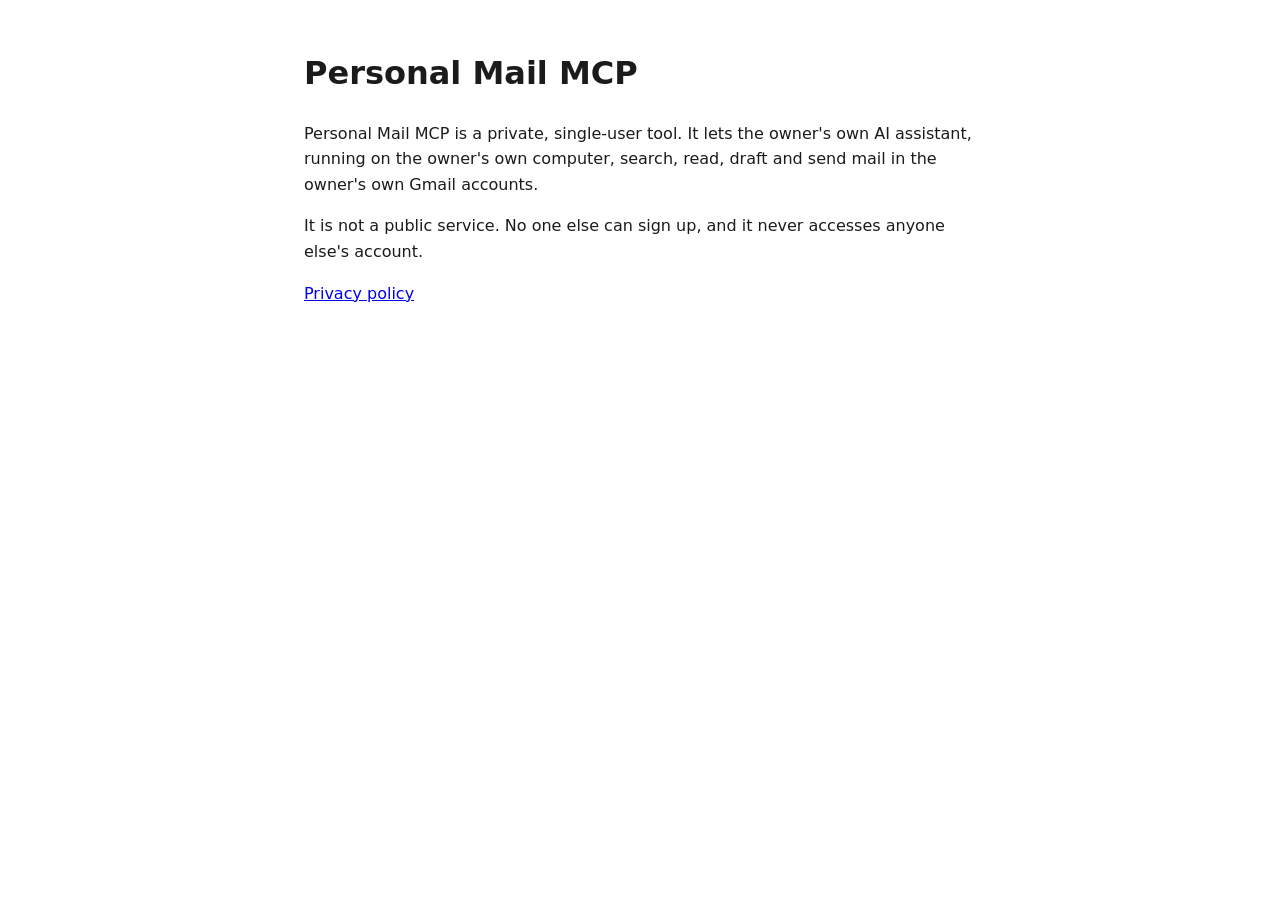
<file: index.html>
<!doctype html>
<html lang="en">
<head>
<meta charset="utf-8">
<meta name="viewport" content="width=device-width, initial-scale=1">
<title>Personal Mail MCP</title>
<style>
  body { font: 16px/1.6 system-ui, sans-serif; max-width: 42rem; margin: 3rem auto; padding: 0 1rem; color: #1b1b1b; background: #fff; }
  @media (prefers-color-scheme: dark) { body { color: #e8e8e8; background: #141414; } a { color: #8ab4f8; } }
</style>
</head>
<body>
<h1>Personal Mail MCP</h1>
<p>Personal Mail MCP is a private, single-user tool. It lets the owner's own AI assistant,
running on the owner's own computer, search, read, draft and send mail in the owner's own
Gmail accounts.</p>
<p>It is not a public service. No one else can sign up, and it never accesses anyone
else's account.</p>
<p><a href="privacy.html">Privacy policy</a></p>
</body>
</html>
</file>
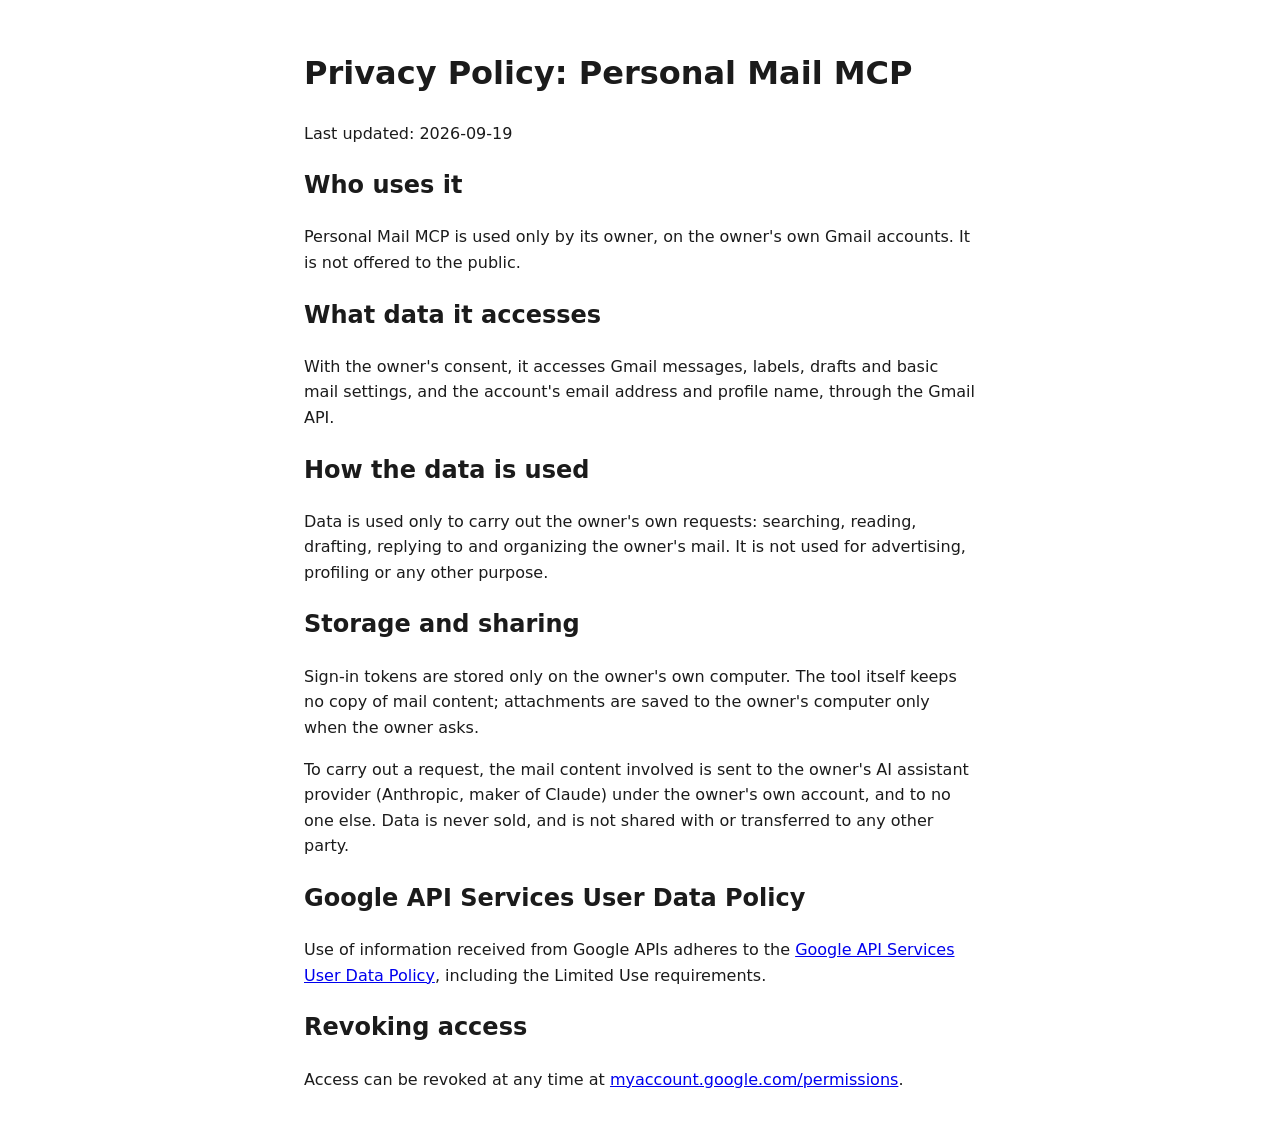
<file: privacy.html>
<!doctype html>
<html lang="en">
<head>
<meta charset="utf-8">
<meta name="viewport" content="width=device-width, initial-scale=1">
<title>Privacy Policy</title>
<style>
  body { font: 16px/1.6 system-ui, sans-serif; max-width: 42rem; margin: 3rem auto; padding: 0 1rem; color: #1b1b1b; background: #fff; }
  @media (prefers-color-scheme: dark) { body { color: #e8e8e8; background: #141414; } a { color: #8ab4f8; } }
</style>
</head>
<body>
<h1>Privacy Policy: Personal Mail MCP</h1>
<p>Last updated: 2026-09-19</p>

<h2>Who uses it</h2>
<p>Personal Mail MCP is used only by its owner, on the owner's own Gmail accounts. It is
not offered to the public.</p>

<h2>What data it accesses</h2>
<p>With the owner's consent, it accesses Gmail messages, labels, drafts and basic mail
settings, and the account's email address and profile name, through the Gmail API.</p>

<h2>How the data is used</h2>
<p>Data is used only to carry out the owner's own requests: searching, reading, drafting,
replying to and organizing the owner's mail. It is not used for advertising, profiling or
any other purpose.</p>

<h2>Storage and sharing</h2>
<p>Sign-in tokens are stored only on the owner's own computer. The tool itself keeps no copy
of mail content; attachments are saved to the owner's computer only when the owner asks.</p>
<p>To carry out a request, the mail content involved is sent to the owner's AI assistant
provider (Anthropic, maker of Claude) under the owner's own account, and to no one else.
Data is never sold, and is not shared with or transferred to any other party.</p>

<h2>Google API Services User Data Policy</h2>
<p>Use of information received from Google APIs adheres to the
<a href="https://developers.google.com/terms/api-services-user-data-policy">Google API
Services User Data Policy</a>, including the Limited Use requirements.</p>

<h2>Revoking access</h2>
<p>Access can be revoked at any time at
<a href="https://myaccount.google.com/permissions">myaccount.google.com/permissions</a>.</p>

</body>
</html>
</file>
